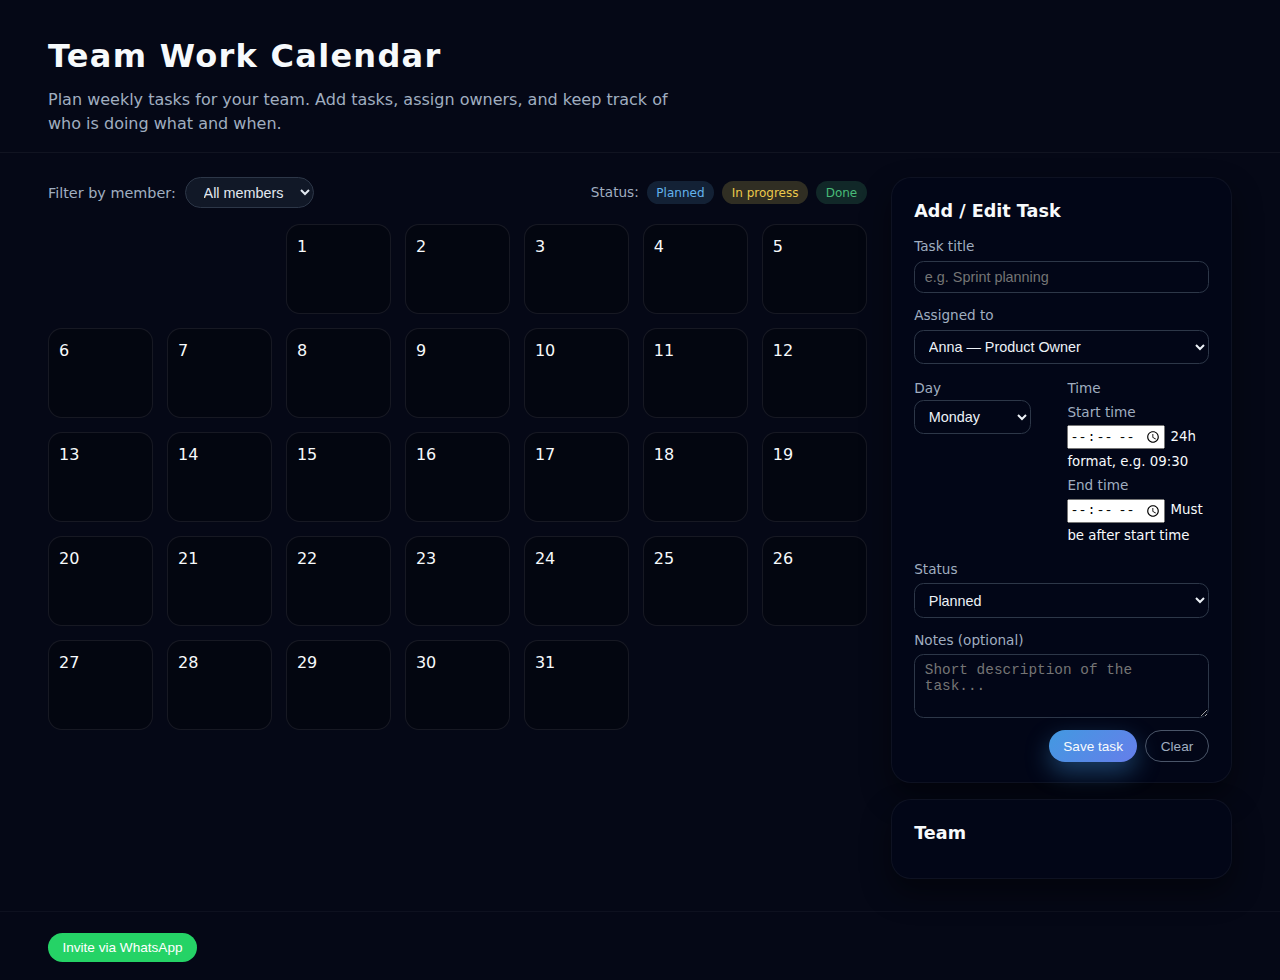
<file: homework/index.html>
<!DOCTYPE html>
<html lang="en">
<head>
  <meta charset="UTF-8" />
  <title>Team Work Calendar</title>
  <link rel="stylesheet" href="styles.css" />
</head>
<body>
  <header class="app-header">
    <h1>Team Work Calendar</h1>
    <p class="subtitle">
      Plan weekly tasks for your team. Add tasks, assign owners, and keep track of who
      is doing what and when.
    </p>
  </header>

  <main class="app-layout">
    <!-- LEFT: Calendar board -->
    <section class="calendar-panel">
      <div class="toolbar">
        <div class="filter-group">
          <label for="member-filter">Filter by member:</label>
          <select id="member-filter">
            <option value="all">All team members</option>
          </select>
        </div>

        <div class="legend">
          <span class="legend-label">Status:</span>
          <span class="legend-pill status-planned">Planned</span>
          <span class="legend-pill status-in-progress">In progress</span>
          <span class="legend-pill status-done">Done</span>
        </div>
      </div>

      <div id="calendar-board" class="calendar-board">
        <!-- JS will build the grid here -->
      </div>
    </section>

    <!-- RIGHT: Task form & team info -->
    <aside class="sidebar">
      <section class="card">
        <h2>Add / Edit Task</h2>
        <form id="task-form">
          <div class="form-row">
            <label for="task-title">Task title</label>
            <input
              type="text"
              id="task-title"
              placeholder="e.g. Sprint planning"
              required
            />
          </div>

          <div class="form-row">
            <label for="task-member">Assigned to</label>
            <select id="task-member" required></select>
          </div>

          <div class="form-row two-cols">
            <div>
              <label for="task-day">Day</label>
              <select id="task-day" required>
                <option value="monday">Monday</option>
                <option value="tuesday">Tuesday</option>
                <option value="wednesday">Wednesday</option>
                <option value="thursday">Thursday</option>
                <option value="friday">Friday</option>
                <option value="saturday">Saturday</option>
                <option value="sunday">Sunday</option>
              </select>
            </div>
            <div>
              <label for="task-slot">Time</label>
               <div class="time-row">
  <div class="field">
    <label for="task-start">Start time</label>
    <input id="task-start" type="time" class="form-control" required>
    <small class="help">24h format, e.g. 09:30</small>
  </div>

  <div class="field">
    <label for="task-end">End time</label>
    <input id="task-end" type="time" class="form-control" required>
    <small class="help">Must be after start time</small>
  </div>
</div>

            </div>
          </div>

          <div class="form-row">
            <label for="task-status">Status</label>
            <select id="task-status" required>
              <option value="planned">Planned</option>
              <option value="in-progress">In progress</option>
              <option value="done">Done</option>
            </select>
          </div>

          <div class="form-row">
            <label for="task-notes">Notes (optional)</label>
            <textarea
              id="task-notes"
              rows="3"
              placeholder="Short description of the task..."
            ></textarea>
          </div>

          <div class="form-actions">
            <button type="submit" class="btn primary">Save task</button>
            <button type="reset" class="btn ghost" id="clear-form">Clear</button>
          </div>
        </form>
      </section>

      <section class="card">
        <h2>Team</h2>
        <ul id="team-list" class="team-list">
          <!-- JS inserts team members here for nice UI -->
        </ul>
      </section>
    </aside>
  </main>

  <!-- Simple task detail popup -->
  <div id="task-dialog" class="dialog hidden">
    <div class="dialog-content">
      <button class="dialog-close" id="dialog-close">&times;</button>
      <h2 id="dialog-title">Task details</h2>
      <p id="dialog-meta" class="dialog-meta"></p>
      <p id="dialog-notes"></p>

      <div class="dialog-actions">
        <button id="dialog-delete" class="btn danger">Delete task</button>
        <button id="dialog-ok" class="btn secondary">Close</button>
      </div>
    </div>
  </div>

  <footer class="app-footer">
    <button id="invite-whatsapp" class="btn btn-success">
  Invite via WhatsApp
</button>

  </footer>

  <script src="app.js"></script>
</body>
</html>
</file>
<file: homework/styles.css>
/* Basic reset */
*,
*::before,
*::after {
  box-sizing: border-box;
  margin: 0;
  padding: 0;
}

body {
  font-family: system-ui, -apple-system, BlinkMacSystemFont, "Segoe UI",
    sans-serif;
  background: #050816;
  color: #f7fafc;
  line-height: 1.5;
}

/* Layout */

.app-header {
  padding: 2rem 3rem 1rem;
  border-bottom: 1px solid rgba(255, 255, 255, 0.05);
}

.app-header h1 {
  font-size: 2rem;
  letter-spacing: 0.04em;
}

.subtitle {
  margin-top: 0.5rem;
  color: #a0aec0;
  max-width: 40rem;
}

.app-layout {
  display: grid;
  grid-template-columns: minmax(0, 2.4fr) minmax(320px, 1fr);
  gap: 1.5rem;
  padding: 1.5rem 3rem 2rem;
}

@media (max-width: 960px) {
  .app-layout {
    grid-template-columns: 1fr;
  }
}

/* Calendar panel */

.calendar-panel {
  display: flex;
  flex-direction: column;
  gap: 1rem;
}

.toolbar {
  display: flex;
  align-items: center;
  justify-content: space-between;
  gap: 1rem;
  flex-wrap: wrap;
}

.filter-group label {
  font-size: 0.9rem;
  margin-right: 0.25rem;
  color: #a0aec0;
}

.filter-group select {
  background: #111827;
  border-radius: 999px;
  border: 1px solid #2d3748;
  padding: 0.35rem 0.85rem;
  color: #e2e8f0;
}

.legend {
  display: flex;
  align-items: center;
  gap: 0.5rem;
  font-size: 0.85rem;
  color: #a0aec0;
}

.legend-pill {
  padding: 0.15rem 0.6rem;
  border-radius: 999px;
  font-size: 0.75rem;
  font-weight: 500;
}

.status-planned {
  background: rgba(99, 179, 237, 0.15);
  color: #63b3ed;
}

.status-in-progress {
  background: rgba(246, 224, 94, 0.18);
  color: #ecc94b;
}

.status-done {
  background: rgba(72, 187, 120, 0.18);
  color: #48bb78;
}

/* Calendar grid (7 columns) */
#calendar-board {
  display: grid;
  grid-template-columns: repeat(7, minmax(0, 1fr));
  gap: 14px;
  align-items: stretch;
}

/* Each day cell */
.cal-day {
  min-height: 90px;
  border-radius: 14px;
  border: 1px solid rgba(255,255,255,0.08);
  background: rgba(0,0,0,0.25);
  padding: 10px;
}

/* Blank cells */
.cal-day.is-empty {
  background: transparent;
  border: none;
}


/* 4 columns: time label + 7 day columns  */
.calendar-row {
  display: grid;
  grid-template-columns: 100px repeat(7, minmax(0, 1fr));
  gap: 0.35rem;
}

.calendar-header {
  font-size: 0.8rem;
  text-transform: uppercase;
  letter-spacing: 0.08em;
  color: #a0aec0;
  padding: 0.35rem 0.25rem;
}

.calendar-header-day {
  text-align: center;
}

.calendar-header-day.today {
  color: #63b3ed;
}

.calendar-slot-label {
  font-size: 0.8rem;
  color: #a0aec0;
  padding: 0.35rem;
}

.calendar-cell {
  background: #020617;
  border-radius: 0.75rem;
  padding: 0.3rem;
  min-height: 4.5rem;
  border: 1px solid rgba(255, 255, 255, 0.03);
  overflow: hidden;
  display: flex;
  flex-direction: column;
  gap: 0.25rem;
}

/* Task cards inside cells */

.task-card {
  border-radius: 0.55rem;
  padding: 0.3rem 0.45rem;
  font-size: 0.78rem;
  cursor: pointer;
  border: 1px solid transparent;
  display: flex;
  flex-direction: column;
  gap: 0.1rem;
}

.task-title {
  font-weight: 600;
  white-space: nowrap;
  text-overflow: ellipsis;
  overflow: hidden;
}

.task-meta {
  font-size: 0.7rem;
  color: #cbd5f5;
}

/* status colors */
.task-status-planned {
  background: rgba(99, 179, 237, 0.18);
  border-color: rgba(99, 179, 237, 0.4);
}

.task-status-in-progress {
  background: rgba(246, 224, 94, 0.15);
  border-color: rgba(236, 201, 75, 0.6);
}

.task-status-done {
  background: rgba(72, 187, 120, 0.2);
  border-color: rgba(72, 187, 120, 0.65);
}

/* Sidebar */

.sidebar {
  display: flex;
  flex-direction: column;
  gap: 1rem;
}

.card {
  background: #020617;
  border-radius: 1.25rem;
  padding: 1.25rem 1.4rem;
  border: 1px solid rgba(255, 255, 255, 0.05);
  box-shadow: 0 14px 30px rgba(0, 0, 0, 0.45);
}

.card h2 {
  font-size: 1.1rem;
  margin-bottom: 0.75rem;
}

/* Form */

.form-row {
  display: flex;
  flex-direction: column;
  gap: 0.25rem;
  margin-bottom: 0.75rem;
}

.form-row label {
  font-size: 0.85rem;
  color: #a0aec0;
}

input[type="text"],
select,
textarea {
  background: #020617;
  border-radius: 0.6rem;
  border: 1px solid #2d3748;
  padding: 0.45rem 0.6rem;
  color: #edf2f7;
  font-size: 0.9rem;
}

input[type="text"]:focus,
select:focus,
textarea:focus {
  outline: 2px solid #4299e1;
  outline-offset: 1px;
  border-color: transparent;
}

textarea {
  resize: vertical;
}

.form-row.two-cols {
  display: grid;
  grid-template-columns: repeat(2, minmax(0, 1fr));
  gap: 0.75rem;
}

/* Buttons */

.btn {
  border-radius: 999px;
  padding: 0.45rem 0.9rem;
  border: none;
  font-size: 0.85rem;
  cursor: pointer;
  font-weight: 500;
  display: inline-flex;
  align-items: center;
  justify-content: center;
  gap: 0.25rem;
}

.btn.primary {
  background: linear-gradient(135deg, #4299e1, #667eea);
  color: #f7fafc;
  box-shadow: 0 10px 25px rgba(66, 153, 225, 0.4);
}

.btn.secondary {
  background: #1a202c;
  color: #e2e8f0;
}

.btn.ghost {
  background: transparent;
  border: 1px solid #4a5568;
  color: #a0aec0;
}

.btn.danger {
  background: #e53e3e;
  color: #f7fafc;
}

.form-actions {
  display: flex;
  justify-content: flex-end;
  gap: 0.5rem;
}

/* Team list */

.team-list {
  list-style: none;
  display: flex;
  flex-direction: column;
  gap: 0.35rem;
}

.team-member {
  display: flex;
  align-items: center;
  gap: 0.5rem;
  font-size: 0.88rem;
}

.avatar {
  width: 26px;
  height: 26px;
  border-radius: 50%;
  display: inline-flex;
  align-items: center;
  justify-content: center;
  font-size: 0.8rem;
  background: #111827;
}

.avatar span {
  transform: translateY(1px);
}

/* Dialog */

.dialog {
  position: fixed;
  inset: 0;
  background: rgba(0, 0, 0, 0.65);
  display: flex;
  align-items: center;
  justify-content: center;
  z-index: 20;
}

.dialog.hidden {
  display: none;
}

.dialog-content {
  background: #020617;
  border-radius: 1rem;
  padding: 1.2rem 1.4rem 1.1rem;
  width: min(380px, 90vw);
  border: 1px solid rgba(255, 255, 255, 0.06);
  box-shadow: 0 18px 40px rgba(0, 0, 0, 0.7);
  position: relative;
}

.dialog-close {
  position: absolute;
  top: 0.6rem;
  right: 0.7rem;
  border: none;
  background: transparent;
  color: #a0aec0;
  font-size: 1.4rem;
  cursor: pointer;
}

.dialog-meta {
  margin: 0.35rem 0 0.45rem;
  font-size: 0.85rem;
  color: #a0aec0;
}

.dialog-actions {
  margin-top: 0.8rem;
  display: flex;
  justify-content: flex-end;
  gap: 0.5rem;
}

/* Footer */

.app-footer {
  padding: 0.8rem 3rem 1.2rem;
  font-size: 0.78rem;
  color: #718096;
  border-top: 1px solid rgba(255, 255, 255, 0.04);
}

#invite-whatsapp {
  margin-top: 0.5rem;
  background: #25d366;
  border: none;
  color: #fff;
}

#invite-whatsapp:hover {
  background: #1ebe5d;
}
</file>
